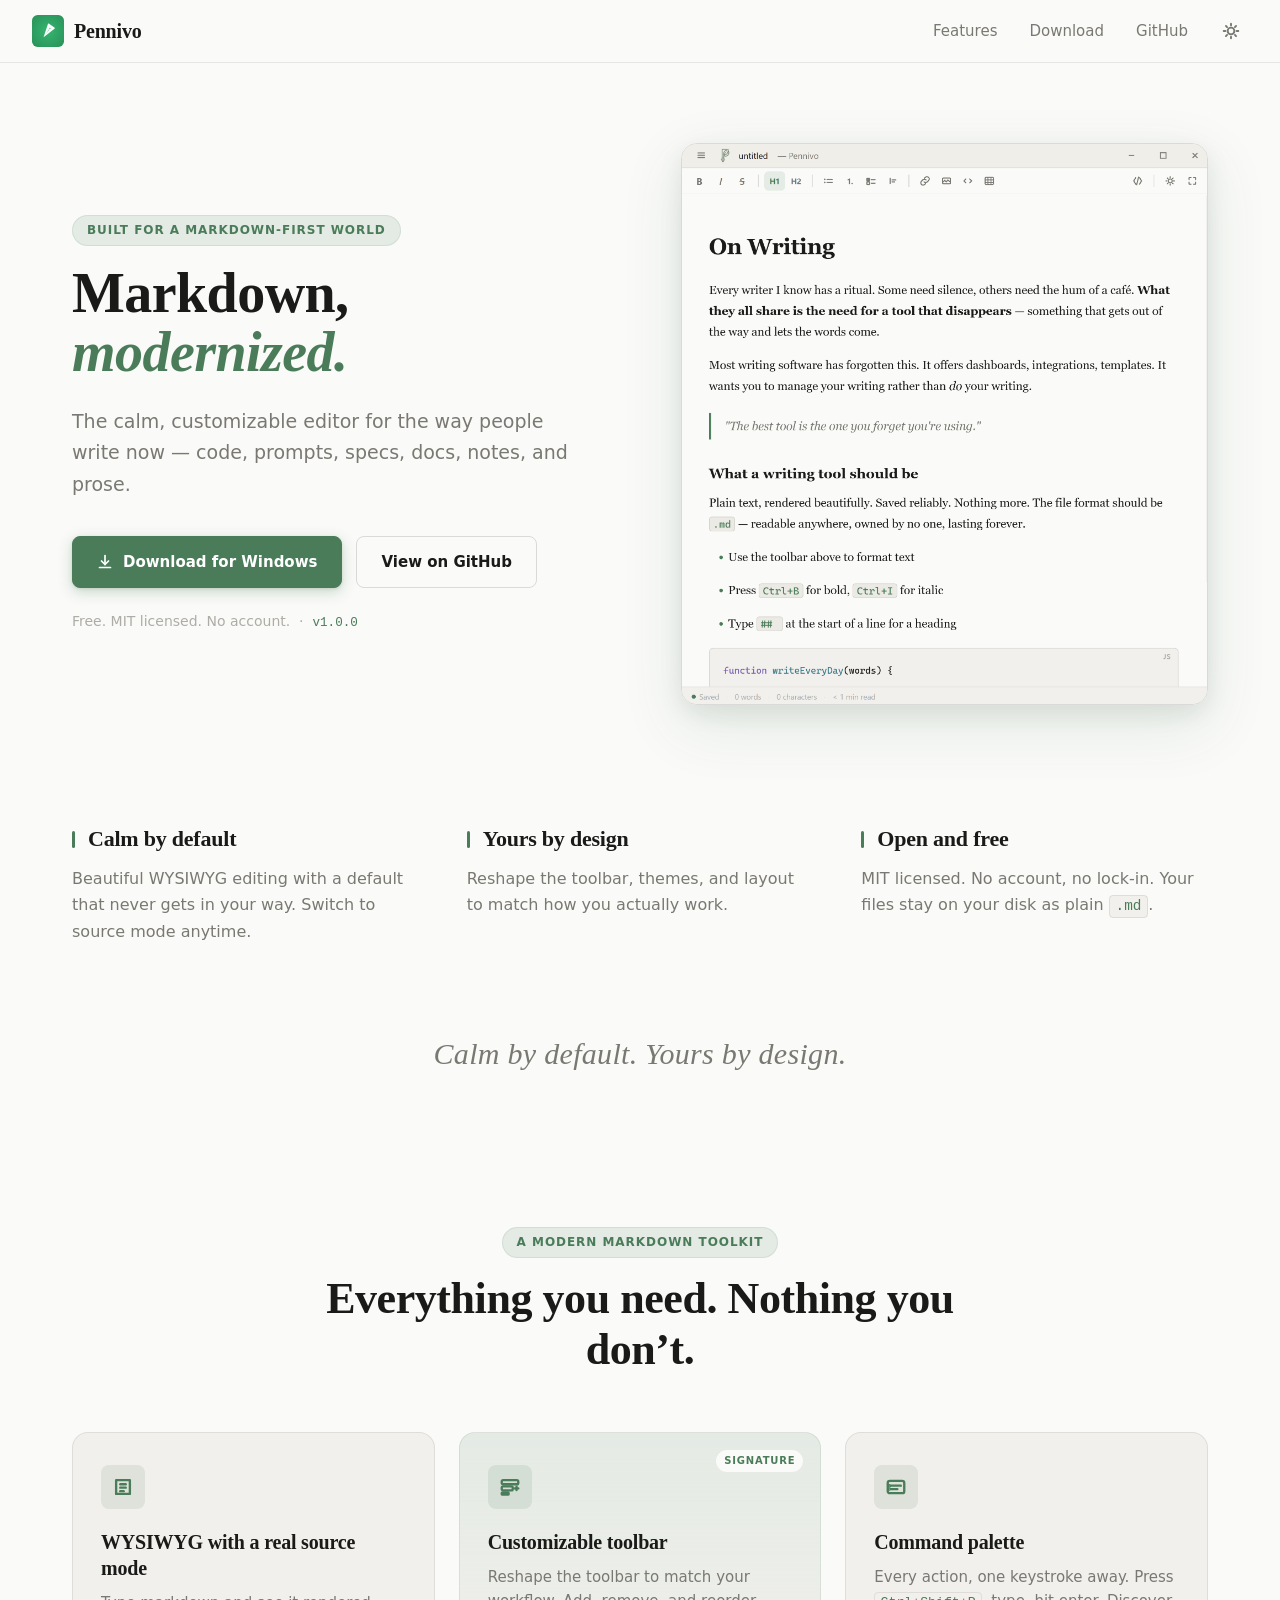
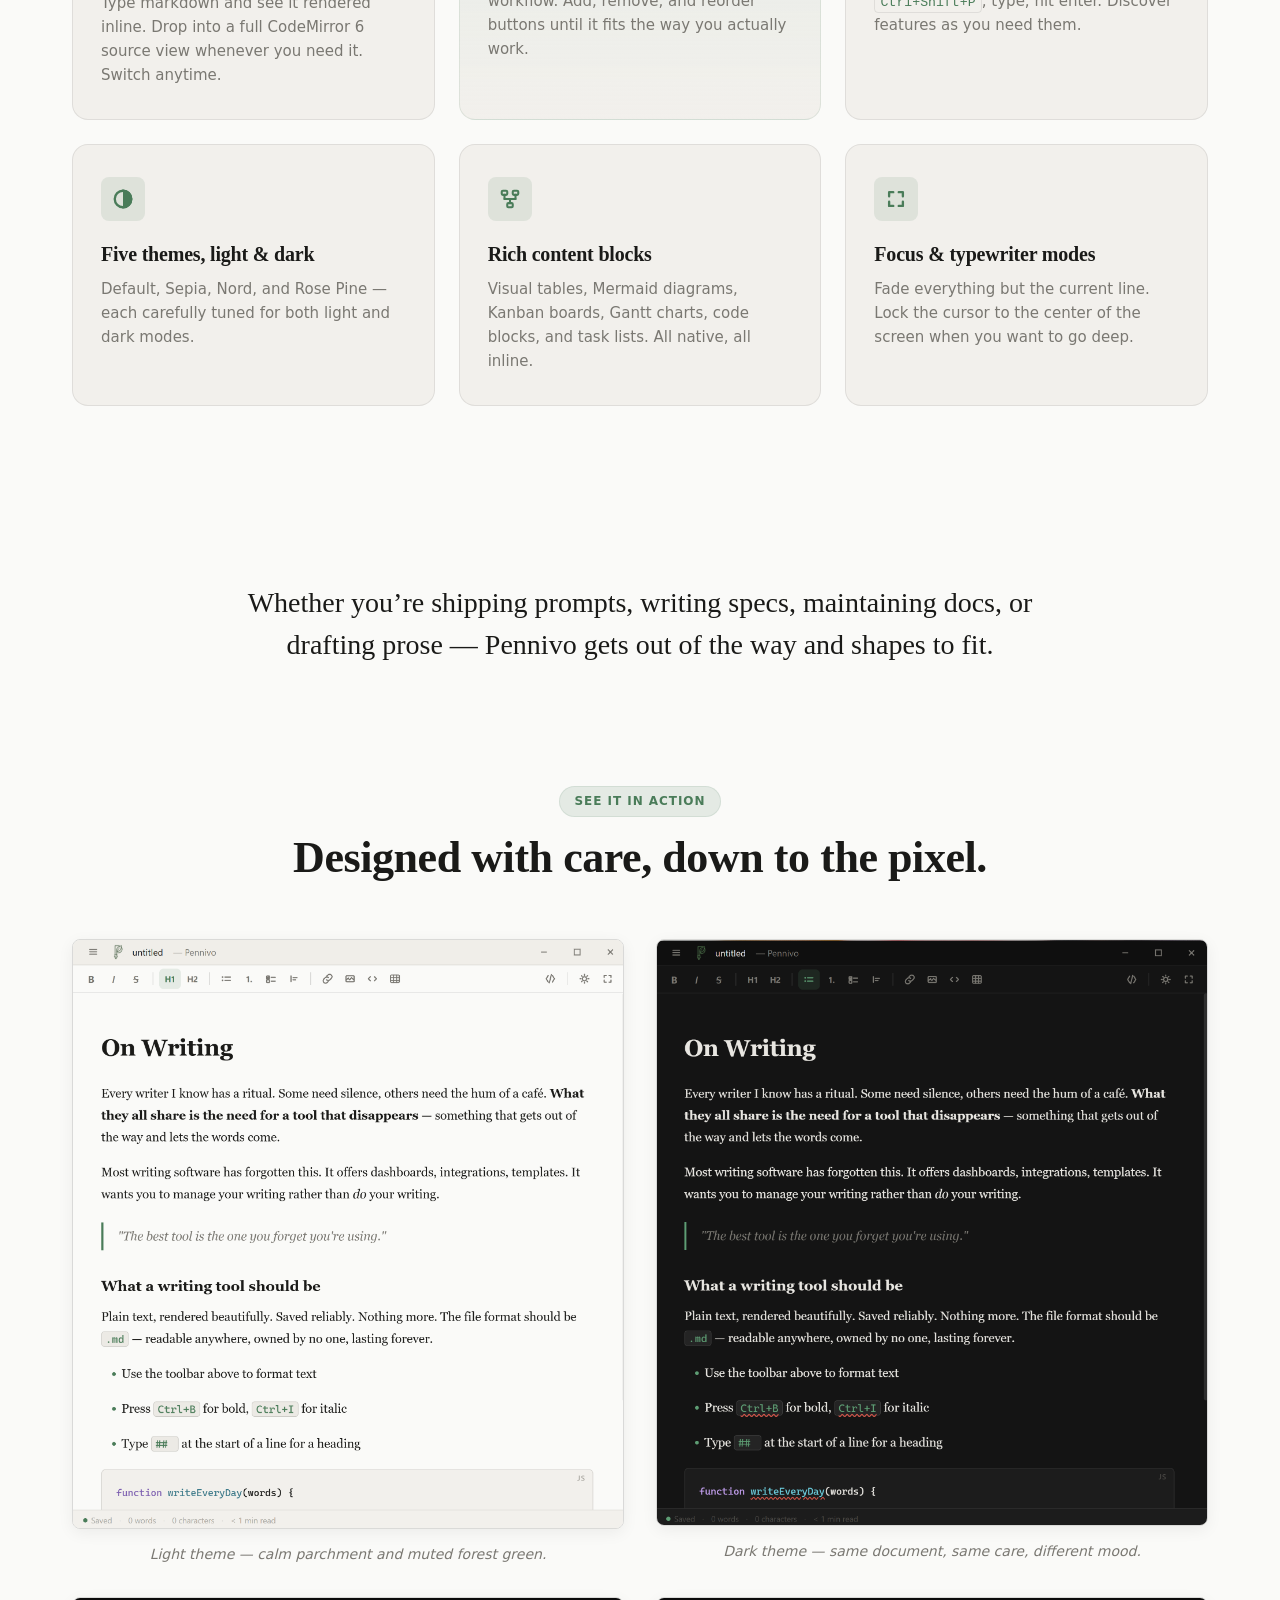
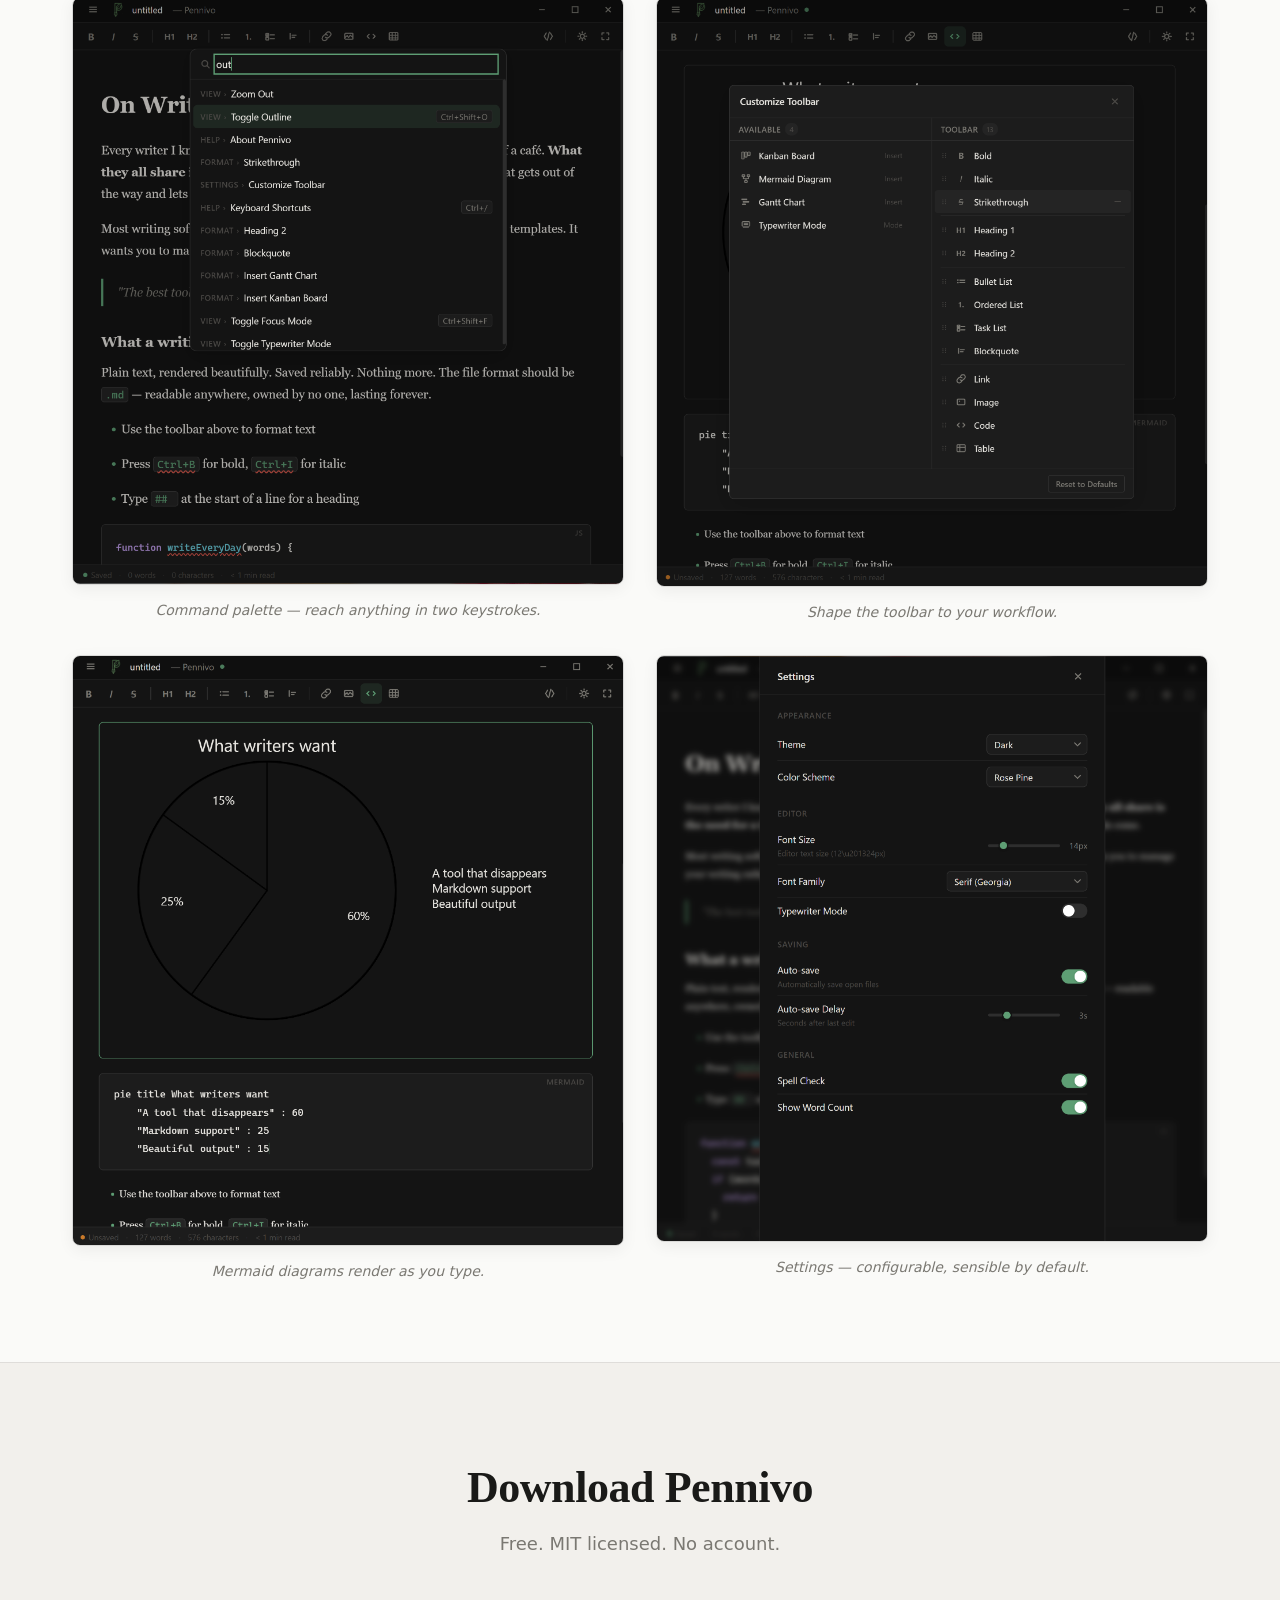
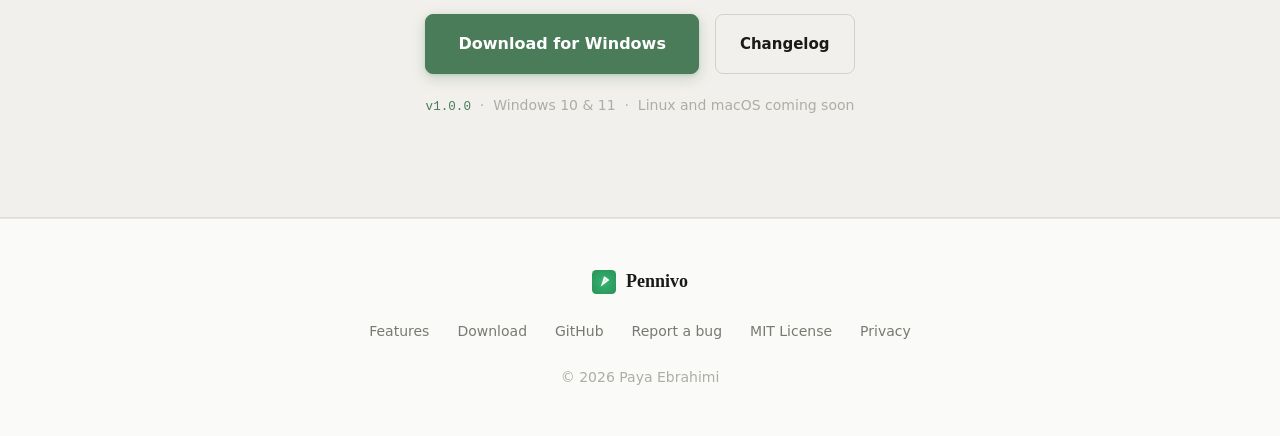
<file: index.html>
<!doctype html>
<html lang="en">
  <head>
    <meta charset="utf-8" />
    <meta name="viewport" content="width=device-width, initial-scale=1, viewport-fit=cover" />
    <meta name="color-scheme" content="light dark" />
    <title>Pennivo — A modern markdown editor for the way people write now</title>
    <meta
      name="description"
      content="Free, open-source markdown editor with WYSIWYG, source mode, and a customizable workspace. MIT licensed, no account needed."
    />

    <!-- Open Graph -->
    <meta property="og:title" content="Pennivo — Markdown, modernized." />
    <meta
      property="og:description"
      content="The calm, customizable editor for the way people write now — code, prompts, specs, docs, notes, and prose."
    />
    <meta property="og:type" content="website" />
    <meta property="og:url" content="https://pennivo.app" />
    <meta property="og:image" content="https://pennivo.app/assets/screenshots/editor-light.png" />
    <meta name="twitter:card" content="summary_large_image" />

    <link rel="icon" type="image/svg+xml" href="/assets/favicon.svg" />
    <link rel="icon" type="image/x-icon" href="/assets/favicon.ico" />
    <link rel="icon" type="image/png" sizes="16x16" href="/assets/favicon-16.png" />
    <link rel="icon" type="image/png" sizes="32x32" href="/assets/favicon-32.png" />
    <link rel="icon" type="image/png" sizes="192x192" href="/assets/favicon-192.png" />
    <link rel="apple-touch-icon" sizes="180x180" href="/assets/apple-touch-icon.png" />

    <link rel="preconnect" href="https://api.github.com" />
    <link rel="stylesheet" href="/styles.css" />

    <!-- Structured data -->
    <script type="application/ld+json">
      {
        "@context": "https://schema.org",
        "@type": "SoftwareApplication",
        "name": "Pennivo",
        "description": "A free, open-source markdown editor with WYSIWYG editing, a real source mode, and a customizable workspace.",
        "applicationCategory": "Productivity",
        "operatingSystem": "Windows",
        "offers": {
          "@type": "Offer",
          "price": "0",
          "priceCurrency": "USD"
        },
        "author": {
          "@type": "Person",
          "name": "Paya Ebrahimi"
        },
        "url": "https://pennivo.app",
        "sameAs": [
          "https://github.com/Payaeb/pennivo"
        ]
      }
    </script>

    <!-- Apply saved theme before paint to avoid flash -->
    <script>
      (function () {
        try {
          var saved = localStorage.getItem('pennivo-theme');
          if (saved === 'dark') {
            document.documentElement.setAttribute('data-theme', 'dark');
          }
        } catch (e) {}
      })();
    </script>
  </head>
  <body>
    <a class="sr-only" href="#main">Skip to content</a>

    <header class="site-header">
      <a class="brand" href="/" aria-label="Pennivo home">
        <img src="/assets/logo.svg" alt="" width="32" height="32" class="brand-logo" />
        <span class="brand-name">Pennivo</span>
      </a>

      <nav class="site-nav" aria-label="Primary">
        <a href="#features">Features</a>
        <a href="#download">Download</a>
        <a
          href="https://github.com/Payaeb/pennivo"
          target="_blank"
          rel="noopener noreferrer"
          >GitHub</a
        >
      </nav>

      <button
        id="theme-toggle"
        class="theme-toggle"
        type="button"
        aria-label="Toggle theme"
        title="Toggle theme"
      >
        <svg
          viewBox="0 0 16 16"
          fill="none"
          stroke="currentColor"
          stroke-width="1.7"
          stroke-linecap="round"
          stroke-linejoin="round"
          aria-hidden="true"
        >
          <circle cx="8" cy="8" r="3" />
          <line x1="8" y1="1.5" x2="8" y2="3" />
          <line x1="8" y1="13" x2="8" y2="14.5" />
          <line x1="1.5" y1="8" x2="3" y2="8" />
          <line x1="13" y1="8" x2="14.5" y2="8" />
          <line x1="3.5" y1="3.5" x2="4.5" y2="4.5" />
          <line x1="11.5" y1="11.5" x2="12.5" y2="12.5" />
          <line x1="12.5" y1="3.5" x2="11.5" y2="4.5" />
          <line x1="4.5" y1="11.5" x2="3.5" y2="12.5" />
        </svg>
      </button>
    </header>

    <main id="main">
      <!-- ── HERO ─────────────────────────────────── -->
      <section class="hero">
        <div class="hero-text">
          <p class="eyebrow">Built for a markdown-first world</p>
          <h1 class="hero-title">
            Markdown, <span class="hero-title-accent">modernized.</span>
          </h1>
          <p class="hero-lead">
            The calm, customizable editor for the way people write now &mdash;
            code, prompts, specs, docs, notes, and prose.
          </p>
          <div class="hero-ctas">
            <a
              id="download-primary"
              class="btn btn-primary"
              href="https://github.com/Payaeb/pennivo/releases/latest"
              target="_blank"
              rel="noopener noreferrer"
            >
              <svg
                viewBox="0 0 16 16"
                fill="none"
                stroke="currentColor"
                stroke-width="1.7"
                stroke-linecap="round"
                stroke-linejoin="round"
                aria-hidden="true"
              >
                <path d="M8 1.5v9" />
                <path d="M4.5 7l3.5 3.5L11.5 7" />
                <path d="M2.5 13.5h11" />
              </svg>
              <span id="download-label">Download for Windows</span>
            </a>
            <a
              class="btn btn-ghost"
              href="https://github.com/Payaeb/pennivo"
              target="_blank"
              rel="noopener noreferrer"
            >
              View on GitHub
            </a>
          </div>
          <p class="hero-meta">
            Free. MIT licensed. No account. &nbsp;·&nbsp;
            <span id="version-badge">v1.0.0</span>
          </p>
        </div>

        <div class="hero-visual" aria-hidden="true">
          <img
            id="hero-screenshot"
            src="/assets/screenshots/editor-light.png"
            alt="The Pennivo editor showing a beautifully typeset document"
            width="1120"
            height="1200"
          />
        </div>
      </section>

      <!-- ── THREE-COLUMN PILLARS ─────────────────── -->
      <section class="pillars" aria-label="What Pennivo stands for">
        <div class="pillar">
          <h3 class="pillar-title">Calm by default</h3>
          <p>
            Beautiful WYSIWYG editing with a default that never gets in your
            way. Switch to source mode anytime.
          </p>
        </div>
        <div class="pillar">
          <h3 class="pillar-title">Yours by design</h3>
          <p>
            Reshape the toolbar, themes, and layout to match how you actually
            work.
          </p>
        </div>
        <div class="pillar">
          <h3 class="pillar-title">Open and free</h3>
          <p>
            MIT licensed. No account, no lock-in. Your files stay on your
            disk as plain <code>.md</code>.
          </p>
        </div>
      </section>

      <!-- ── PHILOSOPHY LINE ─────────────────────── -->
      <section class="philosophy-line">
        <p>Calm by default. Yours by design.</p>
      </section>

      <!-- ── FEATURES ────────────────────────────── -->
      <section id="features" class="features">
        <header class="section-head">
          <p class="eyebrow">A modern markdown toolkit</p>
          <h2>Everything you need. Nothing you don&rsquo;t.</h2>
        </header>

        <div class="feature-grid">
          <article class="feature-card">
            <div class="feature-icon" aria-hidden="true">
              <svg viewBox="0 0 16 16" fill="none" stroke="currentColor" stroke-width="1.7" stroke-linecap="round" stroke-linejoin="round">
                <path d="M3 3h10v10H3z" />
                <path d="M6 6h4" />
                <path d="M6 8.5h4" />
                <path d="M6 11h2.5" />
              </svg>
            </div>
            <h3>WYSIWYG with a real source mode</h3>
            <p>
              Type markdown and see it rendered inline. Drop into a full
              CodeMirror 6 source view whenever you need it. Switch anytime.
            </p>
          </article>

          <article class="feature-card feature-card-signature">
            <div class="feature-icon" aria-hidden="true">
              <svg viewBox="0 0 16 16" fill="none" stroke="currentColor" stroke-width="1.7" stroke-linecap="round" stroke-linejoin="round">
                <rect x="2" y="3" width="12" height="3" rx="1" />
                <rect x="2" y="7.5" width="8" height="3" rx="1" />
                <line x1="11.5" y1="9" x2="14" y2="9" />
                <line x1="12.75" y1="7.75" x2="12.75" y2="10.25" />
                <rect x="2" y="12" width="5" height="1.5" rx="0.5" />
              </svg>
            </div>
            <h3>Customizable toolbar</h3>
            <p>
              Reshape the toolbar to match your workflow. Add, remove, and
              reorder buttons until it fits the way you actually work.
            </p>
          </article>

          <article class="feature-card">
            <div class="feature-icon" aria-hidden="true">
              <svg viewBox="0 0 16 16" fill="none" stroke="currentColor" stroke-width="1.7" stroke-linecap="round" stroke-linejoin="round">
                <rect x="2" y="3.5" width="12" height="9" rx="1.5" />
                <line x1="4.5" y1="7" x2="11.5" y2="7" />
                <line x1="4.5" y1="9.5" x2="9" y2="9.5" />
                <circle cx="3.25" cy="7" r="0.4" fill="currentColor" />
                <circle cx="3.25" cy="9.5" r="0.4" fill="currentColor" />
              </svg>
            </div>
            <h3>Command palette</h3>
            <p>
              Every action, one keystroke away. Press <code>Ctrl+Shift+P</code>,
              type, hit enter. Discover features as you need them.
            </p>
          </article>

          <article class="feature-card">
            <div class="feature-icon" aria-hidden="true">
              <svg viewBox="0 0 16 16" fill="none" stroke="currentColor" stroke-width="1.7" stroke-linecap="round" stroke-linejoin="round">
                <circle cx="8" cy="8" r="6" />
                <path d="M8 2a6 6 0 0 1 0 12" fill="currentColor" />
              </svg>
            </div>
            <h3>Five themes, light &amp; dark</h3>
            <p>
              Default, Sepia, Nord, and Rose Pine &mdash; each carefully tuned
              for both light and dark modes.
            </p>
          </article>

          <article class="feature-card">
            <div class="feature-icon" aria-hidden="true">
              <svg viewBox="0 0 16 16" fill="none" stroke="currentColor" stroke-width="1.5" stroke-linecap="round" stroke-linejoin="round">
                <rect x="2" y="2" width="4" height="3" rx="0.8" />
                <rect x="10" y="2" width="4" height="3" rx="0.8" />
                <rect x="6" y="11" width="4" height="3" rx="0.8" />
                <line x1="4" y1="5" x2="4" y2="8" />
                <line x1="12" y1="5" x2="12" y2="8" />
                <line x1="4" y1="8" x2="12" y2="8" />
                <line x1="8" y1="8" x2="8" y2="11" />
              </svg>
            </div>
            <h3>Rich content blocks</h3>
            <p>
              Visual tables, Mermaid diagrams, Kanban boards, Gantt charts,
              code blocks, and task lists. All native, all inline.
            </p>
          </article>

          <article class="feature-card">
            <div class="feature-icon" aria-hidden="true">
              <svg viewBox="0 0 16 16" fill="none" stroke="currentColor" stroke-width="1.7" stroke-linecap="round" stroke-linejoin="round">
                <polyline points="3,6 3,3 6,3" />
                <polyline points="10,3 13,3 13,6" />
                <polyline points="13,10 13,13 10,13" />
                <polyline points="6,13 3,13 3,10" />
              </svg>
            </div>
            <h3>Focus &amp; typewriter modes</h3>
            <p>
              Fade everything but the current line. Lock the cursor to the
              center of the screen when you want to go deep.
            </p>
          </article>
        </div>
      </section>

      <!-- ── WHO IT'S FOR ────────────────────────── -->
      <section class="audience-band" aria-label="Who Pennivo is for">
        <p>
          Whether you&rsquo;re shipping prompts, writing specs, maintaining
          docs, or drafting prose &mdash; Pennivo gets out of the way and
          shapes to fit.
        </p>
      </section>

      <!-- ── SHOWCASE GALLERY ───────────────────── -->
      <section class="showcase" aria-label="Feature screenshots">
        <header class="section-head">
          <p class="eyebrow">See it in action</p>
          <h2>Designed with care, down to the pixel.</h2>
        </header>

        <div class="showcase-grid">
          <figure class="showcase-item">
            <img
              src="/assets/screenshots/editor-light.png"
              alt="The Pennivo editor in the default light theme"
              loading="lazy"
            />
            <figcaption>Light theme — calm parchment and muted forest green.</figcaption>
          </figure>
          <figure class="showcase-item">
            <img
              src="/assets/screenshots/editor-dark.png"
              alt="The Pennivo editor in dark theme"
              loading="lazy"
            />
            <figcaption>Dark theme — same document, same care, different mood.</figcaption>
          </figure>
          <figure class="showcase-item">
            <img
              src="/assets/screenshots/command-palette.png"
              alt="Command palette showing quick access to all actions"
              loading="lazy"
            />
            <figcaption>Command palette — reach anything in two keystrokes.</figcaption>
          </figure>
          <figure class="showcase-item">
            <img
              src="/assets/screenshots/toolbar-customizer.png"
              alt="Toolbar customization panel"
              loading="lazy"
            />
            <figcaption>Shape the toolbar to your workflow.</figcaption>
          </figure>
          <figure class="showcase-item">
            <img
              src="/assets/screenshots/mermaid.png"
              alt="A Mermaid pie chart rendered inside the editor"
              loading="lazy"
            />
            <figcaption>Mermaid diagrams render as you type.</figcaption>
          </figure>
          <figure class="showcase-item">
            <img
              src="/assets/screenshots/settings.png"
              alt="Settings panel with theme, font, and behavior options"
              loading="lazy"
            />
            <figcaption>Settings — configurable, sensible by default.</figcaption>
          </figure>
        </div>
      </section>

      <!-- ── DOWNLOAD ────────────────────────────── -->
      <section id="download" class="download">
        <div class="download-inner">
          <header class="section-head">
            <h2>Download Pennivo</h2>
            <p class="section-lead">
              Free. MIT licensed. No account.
            </p>
          </header>
          <div class="download-ctas">
            <a
              id="download-secondary"
              class="btn btn-primary btn-lg"
              href="https://github.com/Payaeb/pennivo/releases/latest"
              target="_blank"
              rel="noopener noreferrer"
            >
              Download for Windows
            </a>
            <a
              class="btn btn-ghost"
              href="https://github.com/Payaeb/pennivo/releases"
              target="_blank"
              rel="noopener noreferrer"
            >
              Changelog
            </a>
          </div>
          <p class="download-meta">
            <span id="version-badge-2">v1.0.0</span> &nbsp;·&nbsp; Windows 10 &amp;
            11 &nbsp;·&nbsp; Linux and macOS coming soon
          </p>
        </div>
      </section>
    </main>

    <footer class="site-footer">
      <div class="footer-inner">
        <div class="footer-brand">
          <img src="/assets/logo.svg" alt="" width="24" height="24" />
          <span>Pennivo</span>
        </div>
        <nav class="footer-links" aria-label="Footer">
          <a href="#features">Features</a>
          <a href="#download">Download</a>
          <a
            href="https://github.com/Payaeb/pennivo"
            target="_blank"
            rel="noopener noreferrer"
            >GitHub</a
          >
          <a
            href="https://github.com/Payaeb/pennivo/issues"
            target="_blank"
            rel="noopener noreferrer"
            >Report a bug</a
          >
          <a
            href="https://github.com/Payaeb/pennivo/blob/main/LICENSE"
            target="_blank"
            rel="noopener noreferrer"
            >MIT License</a
          >
          <a href="/privacy">Privacy</a>
        </nav>
        <p class="footer-copy">&copy; 2026 Paya Ebrahimi</p>
      </div>
    </footer>

    <script src="/script.js" defer></script>

    <!-- Cloudflare Web Analytics -->
    <script defer src='https://static.cloudflareinsights.com/beacon.min.js' data-cf-beacon='{"token": "16e47751100d4564b3f9450b5c92f750"}'></script>
    <!-- End Cloudflare Web Analytics -->
  </body>
</html>
</file>
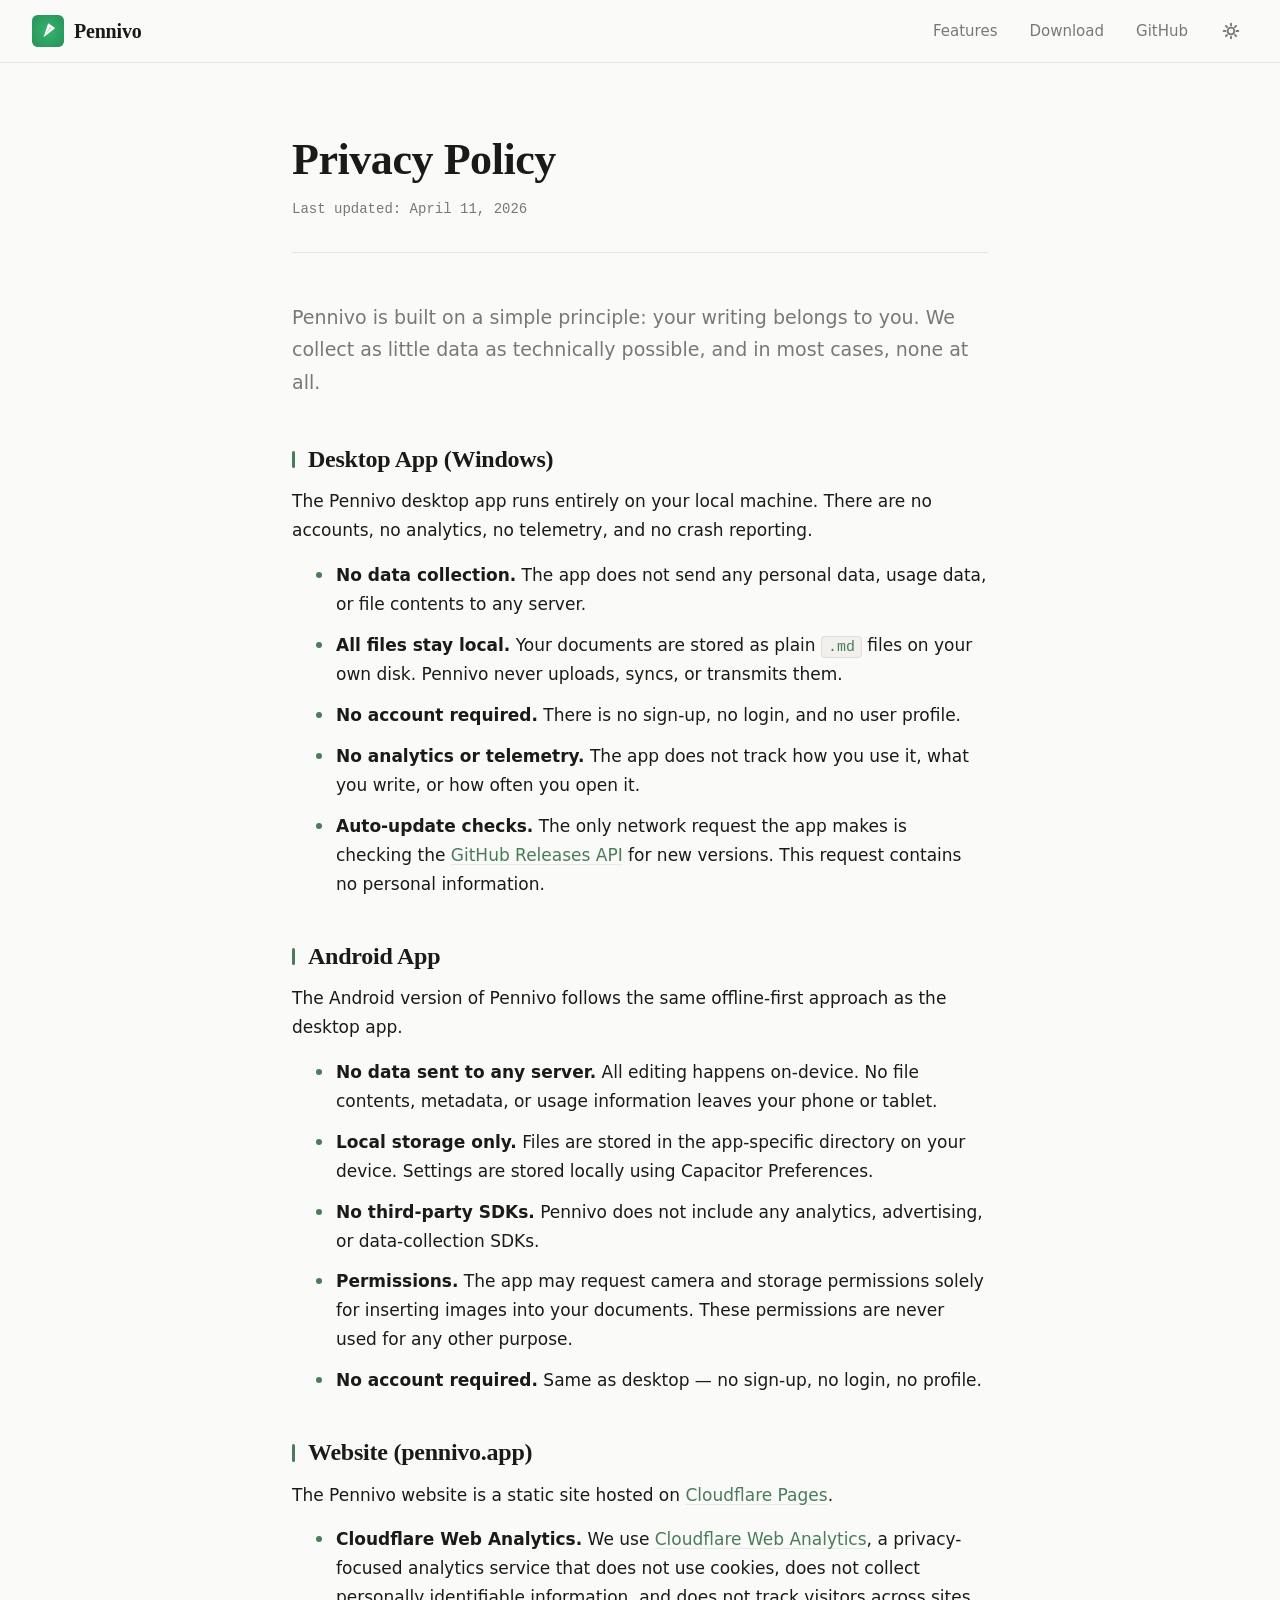
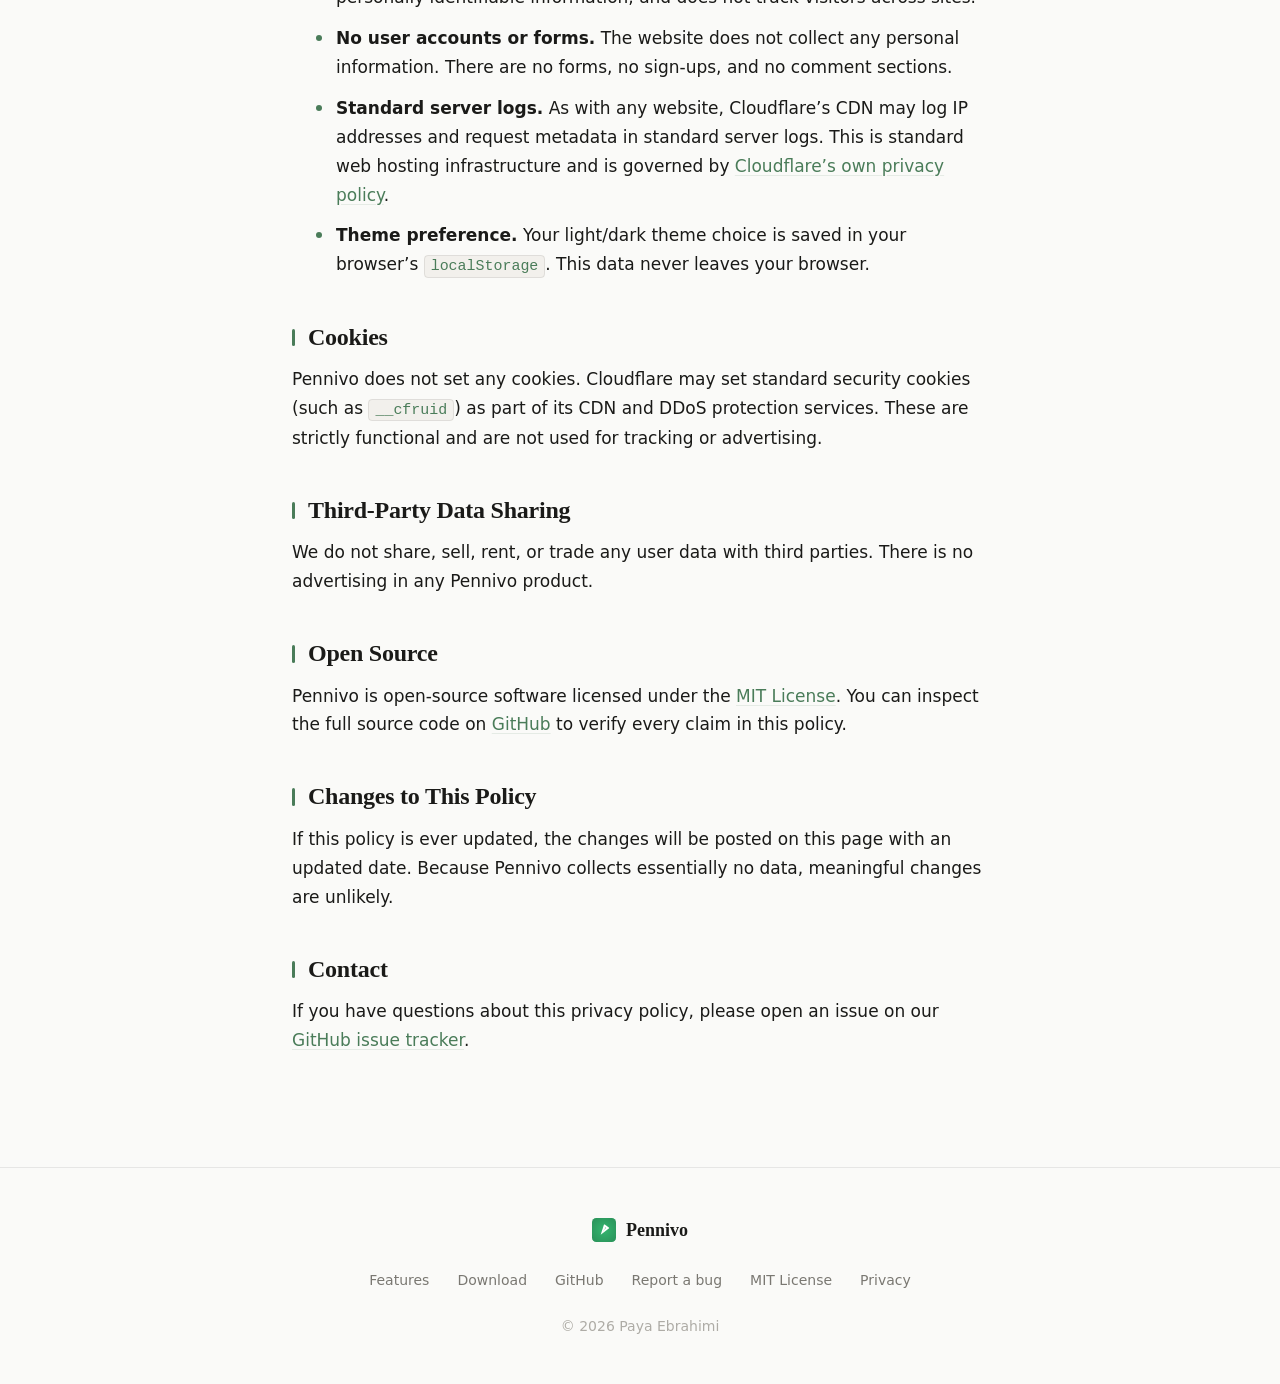
<file: privacy.html>
<!doctype html>
<html lang="en">
  <head>
    <meta charset="utf-8" />
    <meta name="viewport" content="width=device-width, initial-scale=1, viewport-fit=cover" />
    <meta name="color-scheme" content="light dark" />
    <title>Privacy Policy — Pennivo</title>
    <meta
      name="description"
      content="Pennivo privacy policy. No data collection, no tracking, no accounts. Your files stay on your device."
    />

    <link rel="icon" type="image/svg+xml" href="/assets/favicon.svg" />
    <link rel="icon" type="image/x-icon" href="/assets/favicon.ico" />
    <link rel="icon" type="image/png" sizes="16x16" href="/assets/favicon-16.png" />
    <link rel="icon" type="image/png" sizes="32x32" href="/assets/favicon-32.png" />
    <link rel="icon" type="image/png" sizes="192x192" href="/assets/favicon-192.png" />
    <link rel="apple-touch-icon" sizes="180x180" href="/assets/apple-touch-icon.png" />

    <link rel="stylesheet" href="/styles.css" />

    <!-- Apply saved theme before paint to avoid flash -->
    <script>
      (function () {
        try {
          var saved = localStorage.getItem('pennivo-theme');
          if (saved === 'dark') {
            document.documentElement.setAttribute('data-theme', 'dark');
          }
        } catch (e) {}
      })();
    </script>
  </head>
  <body>
    <a class="sr-only" href="#main">Skip to content</a>

    <header class="site-header">
      <a class="brand" href="/" aria-label="Pennivo home">
        <img src="/assets/logo.svg" alt="" width="32" height="32" class="brand-logo" />
        <span class="brand-name">Pennivo</span>
      </a>

      <nav class="site-nav" aria-label="Primary">
        <a href="/#features">Features</a>
        <a href="/#download">Download</a>
        <a
          href="https://github.com/Payaeb/pennivo"
          target="_blank"
          rel="noopener noreferrer"
          >GitHub</a
        >
      </nav>

      <button
        id="theme-toggle"
        class="theme-toggle"
        type="button"
        aria-label="Toggle theme"
        title="Toggle theme"
      >
        <svg
          viewBox="0 0 16 16"
          fill="none"
          stroke="currentColor"
          stroke-width="1.7"
          stroke-linecap="round"
          stroke-linejoin="round"
          aria-hidden="true"
        >
          <circle cx="8" cy="8" r="3" />
          <line x1="8" y1="1.5" x2="8" y2="3" />
          <line x1="8" y1="13" x2="8" y2="14.5" />
          <line x1="1.5" y1="8" x2="3" y2="8" />
          <line x1="13" y1="8" x2="14.5" y2="8" />
          <line x1="3.5" y1="3.5" x2="4.5" y2="4.5" />
          <line x1="11.5" y1="11.5" x2="12.5" y2="12.5" />
          <line x1="12.5" y1="3.5" x2="11.5" y2="4.5" />
          <line x1="4.5" y1="11.5" x2="3.5" y2="12.5" />
        </svg>
      </button>
    </header>

    <main id="main">
      <article class="legal-page">
        <header class="legal-header">
          <h1>Privacy Policy</h1>
          <p class="legal-updated">Last updated: April 11, 2026</p>
        </header>

        <div class="legal-body">
          <p class="legal-intro">
            Pennivo is built on a simple principle: your writing belongs to you.
            We collect as little data as technically possible, and in most cases,
            none at all.
          </p>

          <!-- Desktop App -->
          <section class="legal-section">
            <h2>Desktop App (Windows)</h2>
            <p>
              The Pennivo desktop app runs entirely on your local machine.
              There are no accounts, no analytics, no telemetry, and no crash
              reporting.
            </p>
            <ul>
              <li><strong>No data collection.</strong> The app does not send any personal data, usage data, or file contents to any server.</li>
              <li><strong>All files stay local.</strong> Your documents are stored as plain <code>.md</code> files on your own disk. Pennivo never uploads, syncs, or transmits them.</li>
              <li><strong>No account required.</strong> There is no sign-up, no login, and no user profile.</li>
              <li><strong>No analytics or telemetry.</strong> The app does not track how you use it, what you write, or how often you open it.</li>
              <li><strong>Auto-update checks.</strong> The only network request the app makes is checking the <a href="https://docs.github.com/en/rest/releases" target="_blank" rel="noopener noreferrer">GitHub Releases API</a> for new versions. This request contains no personal information.</li>
            </ul>
          </section>

          <!-- Android App -->
          <section class="legal-section">
            <h2>Android App</h2>
            <p>
              The Android version of Pennivo follows the same offline-first
              approach as the desktop app.
            </p>
            <ul>
              <li><strong>No data sent to any server.</strong> All editing happens on-device. No file contents, metadata, or usage information leaves your phone or tablet.</li>
              <li><strong>Local storage only.</strong> Files are stored in the app-specific directory on your device. Settings are stored locally using Capacitor Preferences.</li>
              <li><strong>No third-party SDKs.</strong> Pennivo does not include any analytics, advertising, or data-collection SDKs.</li>
              <li><strong>Permissions.</strong> The app may request camera and storage permissions solely for inserting images into your documents. These permissions are never used for any other purpose.</li>
              <li><strong>No account required.</strong> Same as desktop &mdash; no sign-up, no login, no profile.</li>
            </ul>
          </section>

          <!-- Website -->
          <section class="legal-section">
            <h2>Website (pennivo.app)</h2>
            <p>
              The Pennivo website is a static site hosted on
              <a href="https://www.cloudflare.com/" target="_blank" rel="noopener noreferrer">Cloudflare Pages</a>.
            </p>
            <ul>
              <li><strong>Cloudflare Web Analytics.</strong> We use <a href="https://www.cloudflare.com/web-analytics/" target="_blank" rel="noopener noreferrer">Cloudflare Web Analytics</a>, a privacy-focused analytics service that does not use cookies, does not collect personally identifiable information, and does not track visitors across sites.</li>
              <li><strong>No user accounts or forms.</strong> The website does not collect any personal information. There are no forms, no sign-ups, and no comment sections.</li>
              <li><strong>Standard server logs.</strong> As with any website, Cloudflare&rsquo;s CDN may log IP addresses and request metadata in standard server logs. This is standard web hosting infrastructure and is governed by <a href="https://www.cloudflare.com/privacypolicy/" target="_blank" rel="noopener noreferrer">Cloudflare&rsquo;s own privacy policy</a>.</li>
              <li><strong>Theme preference.</strong> Your light/dark theme choice is saved in your browser&rsquo;s <code>localStorage</code>. This data never leaves your browser.</li>
            </ul>
          </section>

          <!-- Cookies -->
          <section class="legal-section">
            <h2>Cookies</h2>
            <p>
              Pennivo does not set any cookies. Cloudflare may set standard
              security cookies (such as <code>__cfruid</code>) as part of its
              CDN and DDoS protection services. These are strictly functional
              and are not used for tracking or advertising.
            </p>
          </section>

          <!-- Third Parties -->
          <section class="legal-section">
            <h2>Third-Party Data Sharing</h2>
            <p>
              We do not share, sell, rent, or trade any user data with third
              parties. There is no advertising in any Pennivo product.
            </p>
          </section>

          <!-- Open Source -->
          <section class="legal-section">
            <h2>Open Source</h2>
            <p>
              Pennivo is open-source software licensed under the
              <a href="https://github.com/Payaeb/pennivo/blob/main/LICENSE" target="_blank" rel="noopener noreferrer">MIT License</a>.
              You can inspect the full source code on
              <a href="https://github.com/Payaeb/pennivo" target="_blank" rel="noopener noreferrer">GitHub</a>
              to verify every claim in this policy.
            </p>
          </section>

          <!-- Changes -->
          <section class="legal-section">
            <h2>Changes to This Policy</h2>
            <p>
              If this policy is ever updated, the changes will be posted on
              this page with an updated date. Because Pennivo collects
              essentially no data, meaningful changes are unlikely.
            </p>
          </section>

          <!-- Contact -->
          <section class="legal-section">
            <h2>Contact</h2>
            <p>
              If you have questions about this privacy policy, please open an
              issue on our
              <a href="https://github.com/Payaeb/pennivo/issues" target="_blank" rel="noopener noreferrer">GitHub issue tracker</a>.
            </p>
          </section>
        </div>
      </article>
    </main>

    <footer class="site-footer">
      <div class="footer-inner">
        <div class="footer-brand">
          <img src="/assets/logo.svg" alt="" width="24" height="24" />
          <span>Pennivo</span>
        </div>
        <nav class="footer-links" aria-label="Footer">
          <a href="/#features">Features</a>
          <a href="/#download">Download</a>
          <a
            href="https://github.com/Payaeb/pennivo"
            target="_blank"
            rel="noopener noreferrer"
            >GitHub</a
          >
          <a
            href="https://github.com/Payaeb/pennivo/issues"
            target="_blank"
            rel="noopener noreferrer"
            >Report a bug</a
          >
          <a
            href="https://github.com/Payaeb/pennivo/blob/main/LICENSE"
            target="_blank"
            rel="noopener noreferrer"
            >MIT License</a
          >
          <a href="/privacy">Privacy</a>
        </nav>
        <p class="footer-copy">&copy; 2026 Paya Ebrahimi</p>
      </div>
    </footer>

    <script src="/script.js" defer></script>

    <!-- Cloudflare Web Analytics -->
    <script defer src='https://static.cloudflareinsights.com/beacon.min.js' data-cf-beacon='{"token": "16e47751100d4564b3f9450b5c92f750"}'></script>
    <!-- End Cloudflare Web Analytics -->
  </body>
</html>
</file>
<file: styles.css>
/* ════════════════════════════════════════════════════
   Pennivo — Landing page
   Tokens mirror packages/ui/src/styles/tokens.css
   ════════════════════════════════════════════════════ */

:root {
  /* Fonts */
  --font-ui: "Segoe UI", system-ui, -apple-system, sans-serif;
  --font-editor: "Georgia", "Times New Roman", serif;
  --font-mono: "Cascadia Code", "Fira Code", "Consolas", monospace;

  /* Font sizes */
  --text-xs: 12px;
  --text-sm: 14px;
  --text-base: 17px;
  --text-lg: 20px;
  --text-xl: 28px;
  --text-2xl: 40px;
  --text-3xl: 56px;

  /* Layout */
  --max-w: 1200px;
  --gutter: 32px;
  --radius-sm: 4px;
  --radius-md: 8px;
  --radius-lg: 16px;

  /* Transitions */
  --transition-fast: 0.1s ease;
  --transition-base: 0.2s ease;
  --transition-slow: 0.4s ease;

  /* ── Light theme (default) ── */
  --bg: #fafaf8;
  --bg-surface: #f2f0ec;
  --bg-overlay: #eceae5;
  --text-primary: #1a1a18;
  --text-muted: #7a7872;
  --text-faint: #aeaca6;
  --accent: #4a7c59;
  --accent-hover-solid: #3e6a4b;
  --accent-soft: rgba(74, 124, 89, 0.12);
  --accent-hover: rgba(74, 124, 89, 0.18);
  --border: rgba(0, 0, 0, 0.08);
  --border-mid: rgba(0, 0, 0, 0.13);
  --titlebar-bg: #f0eee9;
  --shadow-sm: 0 1px 2px rgba(0, 0, 0, 0.04);
  --shadow-md: 0 4px 16px rgba(0, 0, 0, 0.06);
  --shadow-lg: 0 16px 48px rgba(0, 0, 0, 0.1);
  --shadow-hero: 0 20px 60px rgba(74, 124, 89, 0.14),
    0 8px 24px rgba(0, 0, 0, 0.08);
}

[data-theme="dark"] {
  --bg: #141414;
  --bg-surface: #1c1c1c;
  --bg-overlay: #242424;
  --text-primary: #e8e6e1;
  --text-muted: #9a988f;
  --text-faint: #4a4845;
  --accent: #5e9e74;
  --accent-hover-solid: #6eae84;
  --accent-soft: rgba(94, 158, 116, 0.14);
  --accent-hover: rgba(94, 158, 116, 0.22);
  --border: rgba(255, 255, 255, 0.07);
  --border-mid: rgba(255, 255, 255, 0.11);
  --titlebar-bg: #0f0f0f;
  --shadow-sm: 0 1px 2px rgba(0, 0, 0, 0.3);
  --shadow-md: 0 4px 16px rgba(0, 0, 0, 0.4);
  --shadow-lg: 0 16px 48px rgba(0, 0, 0, 0.55);
  --shadow-hero: 0 20px 60px rgba(94, 158, 116, 0.18),
    0 8px 24px rgba(0, 0, 0, 0.5);
}

/* ── Reset ── */
*,
*::before,
*::after {
  box-sizing: border-box;
}

html {
  scroll-behavior: smooth;
  -webkit-text-size-adjust: 100%;
}

body {
  margin: 0;
  font-family: var(--font-ui);
  font-size: var(--text-base);
  line-height: 1.6;
  color: var(--text-primary);
  background: var(--bg);
  -webkit-font-smoothing: antialiased;
  -moz-osx-font-smoothing: grayscale;
  transition: background var(--transition-slow), color var(--transition-slow);
}

img,
svg {
  display: block;
  max-width: 100%;
}

a {
  color: inherit;
  text-decoration: none;
  transition: color var(--transition-base);
}

code {
  font-family: var(--font-mono);
  font-size: 0.88em;
  padding: 0.15em 0.4em;
  background: var(--bg-surface);
  border: 1px solid var(--border);
  border-radius: var(--radius-sm);
  color: var(--accent);
}

h1,
h2,
h3 {
  font-family: var(--font-editor);
  font-weight: 600;
  letter-spacing: -0.01em;
  line-height: 1.15;
  margin: 0;
  color: var(--text-primary);
}

/* ── Utility ── */
.sr-only {
  position: absolute;
  width: 1px;
  height: 1px;
  padding: 0;
  margin: -1px;
  overflow: hidden;
  clip: rect(0, 0, 0, 0);
  white-space: nowrap;
  border: 0;
}
.sr-only:focus {
  position: static;
  width: auto;
  height: auto;
  padding: 8px 16px;
  margin: 0;
  overflow: visible;
  clip: auto;
  background: var(--accent);
  color: #fff;
  border-radius: var(--radius-sm);
}

:focus-visible {
  outline: 2px solid var(--accent);
  outline-offset: 2px;
  border-radius: var(--radius-sm);
}

/* ══════════════════════════════════════════
   Header
   ══════════════════════════════════════════ */

.site-header {
  position: sticky;
  top: 0;
  z-index: 50;
  display: flex;
  align-items: center;
  gap: 24px;
  padding: 14px 32px;
  /* Solid (96%) background instead of backdrop-filter blur.
     backdrop-filter on a sticky header caused progressive GPU memory
     buildup in Chrome on long pages, eventually crashing the tab. */
  background: color-mix(in srgb, var(--bg) 96%, transparent);
  border-bottom: 1px solid var(--border);
  transition: background var(--transition-slow),
    border-color var(--transition-slow);
}

.brand {
  display: flex;
  align-items: center;
  gap: 10px;
  font-family: var(--font-editor);
  font-size: 20px;
  font-weight: 600;
  letter-spacing: -0.01em;
  color: var(--text-primary);
}

.brand-logo {
  width: 32px;
  height: 32px;
}

.brand-name {
  font-weight: 600;
}

.site-nav {
  display: flex;
  gap: 28px;
  margin-left: auto;
  font-size: 15px;
  color: var(--text-muted);
}

.site-nav a {
  position: relative;
  padding: 4px 2px;
  transition: color var(--transition-base);
}

.site-nav a:hover,
.site-nav a:focus-visible {
  color: var(--accent);
}

.theme-toggle {
  display: inline-flex;
  align-items: center;
  justify-content: center;
  width: 34px;
  height: 34px;
  padding: 0;
  background: transparent;
  border: 1px solid transparent;
  border-radius: 50%;
  color: var(--text-muted);
  cursor: pointer;
  transition: background var(--transition-base),
    color var(--transition-base), border-color var(--transition-base),
    transform var(--transition-base);
}

.theme-toggle svg {
  width: 18px;
  height: 18px;
  transition: transform var(--transition-slow);
}

.theme-toggle:hover {
  background: var(--accent-soft);
  color: var(--accent);
  border-color: var(--border);
}

.theme-toggle:hover svg {
  transform: rotate(30deg);
}

[data-theme="dark"] .theme-toggle svg {
  /* When dark, rotate the sun slightly — visual hint that it's "night" */
  transform: rotate(-45deg);
}

[data-theme="dark"] .theme-toggle:hover svg {
  transform: rotate(0deg);
}

/* ══════════════════════════════════════════
   Hero
   ══════════════════════════════════════════ */

.hero {
  display: grid;
  grid-template-columns: 1.05fr 1fr;
  gap: 56px;
  align-items: center;
  max-width: var(--max-w);
  margin: 0 auto;
  padding: 80px var(--gutter) 96px;
}

.eyebrow {
  display: inline-block;
  margin: 0 0 18px;
  padding: 5px 14px;
  font-family: var(--font-ui);
  font-size: var(--text-xs);
  font-weight: 600;
  letter-spacing: 0.08em;
  text-transform: uppercase;
  color: var(--accent);
  background: var(--accent-soft);
  border: 1px solid var(--accent-soft);
  border-radius: 999px;
}

.hero-title {
  font-size: clamp(44px, 6.5vw, var(--text-3xl));
  line-height: 1.05;
  margin: 0 0 24px;
}

.hero-title-accent {
  display: block;
  color: var(--accent);
  font-style: italic;
}

.hero-lead {
  max-width: 520px;
  margin: 0 0 36px;
  font-size: 19px;
  line-height: 1.65;
  color: var(--text-muted);
}

.hero-ctas {
  display: flex;
  flex-wrap: wrap;
  gap: 14px;
  margin-bottom: 22px;
}

.hero-meta {
  margin: 0;
  font-size: var(--text-sm);
  color: var(--text-faint);
}

#version-badge,
#version-badge-2 {
  font-family: var(--font-mono);
  font-size: 0.9em;
  color: var(--accent);
}

.hero-visual {
  position: relative;
}

.hero-visual img {
  width: 100%;
  height: auto;
  border-radius: var(--radius-lg);
  border: 1px solid var(--border-mid);
  box-shadow: var(--shadow-hero);
  transition: border-color var(--transition-slow),
    box-shadow var(--transition-slow);
}

/* Subtle floating glow behind the hero image.
   Uses only a radial-gradient — no filter: blur(), which was causing a
   large GPU compositor layer and tab crashes in Chrome. */
.hero-visual::before {
  content: "";
  position: absolute;
  inset: -10px;
  background: radial-gradient(
    ellipse at center,
    var(--accent-soft) 0%,
    transparent 65%
  );
  z-index: -1;
  pointer-events: none;
  transition: background var(--transition-slow);
}

/* ══════════════════════════════════════════
   Buttons
   ══════════════════════════════════════════ */

.btn {
  display: inline-flex;
  align-items: center;
  gap: 10px;
  padding: 13px 24px;
  font-family: var(--font-ui);
  font-size: 15px;
  font-weight: 600;
  border-radius: var(--radius-md);
  border: 1px solid transparent;
  cursor: pointer;
  transition: all var(--transition-base);
  white-space: nowrap;
}

.btn svg {
  width: 16px;
  height: 16px;
  flex-shrink: 0;
}

.btn-primary {
  background: var(--accent);
  color: #fff;
  border-color: var(--accent);
  box-shadow: 0 4px 14px rgba(74, 124, 89, 0.28),
    0 1px 3px rgba(74, 124, 89, 0.16);
}

[data-theme="dark"] .btn-primary {
  box-shadow: 0 4px 14px rgba(94, 158, 116, 0.22),
    0 1px 3px rgba(0, 0, 0, 0.3);
}

.btn-primary:hover {
  background: var(--accent-hover-solid);
  border-color: var(--accent-hover-solid);
  transform: translateY(-1px);
  box-shadow: 0 8px 22px rgba(74, 124, 89, 0.34),
    0 2px 6px rgba(74, 124, 89, 0.2);
}

.btn-ghost {
  background: transparent;
  color: var(--text-primary);
  border-color: var(--border-mid);
}

.btn-ghost:hover {
  background: var(--bg-surface);
  border-color: var(--accent);
  color: var(--accent);
}

.btn-lg {
  padding: 16px 32px;
  font-size: 16px;
}

/* ══════════════════════════════════════════
   Three-column pillars
   ══════════════════════════════════════════ */

.pillars {
  max-width: var(--max-w);
  margin: 0 auto;
  padding: 24px var(--gutter) 40px;
  display: grid;
  grid-template-columns: repeat(3, 1fr);
  gap: 48px;
}

.pillar {
  text-align: left;
}

.pillar-title {
  font-family: var(--font-editor);
  font-size: 22px;
  font-weight: 600;
  line-height: 1.3;
  margin: 0 0 12px;
  color: var(--text-primary);
  position: relative;
  padding-left: 16px;
}

.pillar-title::before {
  content: "";
  position: absolute;
  left: 0;
  top: 6px;
  bottom: 6px;
  width: 3px;
  border-radius: 2px;
  background: var(--accent);
}

.pillar p {
  margin: 0;
  font-size: 16px;
  line-height: 1.65;
  color: var(--text-muted);
}

.pillar p code {
  font-size: 0.9em;
}

/* ══════════════════════════════════════════
   Philosophy line (subtle band)
   ══════════════════════════════════════════ */

.philosophy-line {
  max-width: var(--max-w);
  margin: 0 auto;
  padding: 48px var(--gutter) 72px;
  text-align: center;
}

.philosophy-line p {
  font-family: var(--font-editor);
  font-size: clamp(22px, 3vw, 30px);
  font-style: italic;
  line-height: 1.4;
  color: var(--text-muted);
  margin: 0;
  letter-spacing: 0.01em;
}

/* ══════════════════════════════════════════
   Section heads
   ══════════════════════════════════════════ */

.section-head {
  text-align: center;
  max-width: 720px;
  margin: 0 auto 56px;
}

.section-head h2 {
  font-size: clamp(30px, 4vw, 44px);
  margin: 0 0 16px;
}

.section-head .eyebrow {
  margin-bottom: 16px;
}

.section-lead {
  font-size: 18px;
  color: var(--text-muted);
  margin: 16px 0 0;
  line-height: 1.6;
}

/* ══════════════════════════════════════════
   Features
   ══════════════════════════════════════════ */

.features {
  max-width: var(--max-w);
  margin: 0 auto;
  padding: 80px var(--gutter);
}

.feature-grid {
  display: grid;
  grid-template-columns: repeat(3, 1fr);
  gap: 24px;
}

.feature-card {
  padding: 32px 28px;
  background: var(--bg-surface);
  border: 1px solid var(--border);
  border-radius: var(--radius-lg);
  transition: transform var(--transition-base),
    border-color var(--transition-base), box-shadow var(--transition-base),
    background var(--transition-slow);
}

.feature-card:hover {
  transform: translateY(-3px);
  border-color: var(--accent);
  box-shadow: var(--shadow-md);
}

/* Signature feature card — subtly elevated */
.feature-card-signature {
  background: linear-gradient(
    180deg,
    var(--accent-soft) 0%,
    var(--bg-surface) 100%
  );
  border-color: var(--accent-soft);
  position: relative;
}

.feature-card-signature::after {
  content: "Signature";
  position: absolute;
  top: 16px;
  right: 16px;
  font-family: var(--font-ui);
  font-size: 10px;
  font-weight: 600;
  letter-spacing: 0.08em;
  text-transform: uppercase;
  color: var(--accent);
  background: var(--bg);
  padding: 3px 8px;
  border-radius: 999px;
  border: 1px solid var(--accent-soft);
}

.feature-icon {
  display: inline-flex;
  align-items: center;
  justify-content: center;
  width: 44px;
  height: 44px;
  margin-bottom: 20px;
  border-radius: var(--radius-md);
  background: var(--accent-soft);
  color: var(--accent);
}

.feature-icon svg {
  width: 22px;
  height: 22px;
}

.feature-card h3 {
  font-size: 20px;
  line-height: 1.3;
  margin: 0 0 10px;
}

.feature-card p {
  font-size: 15px;
  line-height: 1.6;
  color: var(--text-muted);
  margin: 0;
}

/* ══════════════════════════════════════════
   Audience band
   ══════════════════════════════════════════ */

.audience-band {
  max-width: 880px;
  margin: 32px auto 0;
  padding: 64px var(--gutter) 40px;
  text-align: center;
}

.audience-band p {
  font-family: var(--font-editor);
  font-size: clamp(22px, 2.6vw, 28px);
  line-height: 1.5;
  color: var(--text-primary);
  margin: 0;
  font-weight: 500;
}

/* ══════════════════════════════════════════
   Showcase gallery
   ══════════════════════════════════════════ */

.showcase {
  max-width: var(--max-w);
  margin: 0 auto;
  padding: 80px var(--gutter);
}

.showcase-grid {
  display: grid;
  grid-template-columns: repeat(2, 1fr);
  gap: 32px;
}

.showcase-item {
  margin: 0;
  padding: 0;
}

.showcase-item img {
  width: 100%;
  height: auto;
  border-radius: var(--radius-md);
  border: 1px solid var(--border-mid);
  box-shadow: var(--shadow-md);
  transition: transform var(--transition-base),
    box-shadow var(--transition-base);
}

.showcase-item:hover img {
  transform: translateY(-3px);
  box-shadow: var(--shadow-lg);
}

.showcase-item figcaption {
  margin-top: 14px;
  font-size: 14px;
  color: var(--text-muted);
  text-align: center;
  font-style: italic;
}

/* ══════════════════════════════════════════
   Download section
   ══════════════════════════════════════════ */

.download {
  padding: 100px var(--gutter);
  background: var(--bg-surface);
  border-top: 1px solid var(--border);
  border-bottom: 1px solid var(--border);
  transition: background var(--transition-slow),
    border-color var(--transition-slow);
}

.download-inner {
  max-width: 720px;
  margin: 0 auto;
  text-align: center;
}

.download-ctas {
  display: flex;
  flex-wrap: wrap;
  gap: 16px;
  justify-content: center;
  margin: 36px 0 20px;
}

.download-meta {
  font-size: var(--text-sm);
  color: var(--text-faint);
  margin: 0;
}

/* ══════════════════════════════════════════
   Footer
   ══════════════════════════════════════════ */

.site-footer {
  padding: 48px var(--gutter);
  border-top: 1px solid var(--border);
  background: var(--bg);
  transition: background var(--transition-slow),
    border-color var(--transition-slow);
}

.footer-inner {
  max-width: var(--max-w);
  margin: 0 auto;
  display: flex;
  flex-direction: column;
  align-items: center;
  gap: 24px;
  text-align: center;
}

.footer-brand {
  display: flex;
  align-items: center;
  gap: 10px;
  font-family: var(--font-editor);
  font-size: 18px;
  font-weight: 600;
  color: var(--text-primary);
}

.footer-links {
  display: flex;
  flex-wrap: wrap;
  gap: 28px;
  justify-content: center;
  font-size: 14px;
  color: var(--text-muted);
}

.footer-links a:hover {
  color: var(--accent);
}

.footer-copy {
  margin: 0;
  font-size: var(--text-sm);
  color: var(--text-faint);
}

/* ══════════════════════════════════════════
   Responsive
   ══════════════════════════════════════════ */

@media (max-width: 960px) {
  .hero {
    grid-template-columns: 1fr;
    gap: 48px;
    padding: 56px 24px 72px;
    text-align: center;
  }

  .hero-lead {
    margin-left: auto;
    margin-right: auto;
  }

  .hero-ctas {
    justify-content: center;
  }

  .eyebrow {
    margin-left: auto;
    margin-right: auto;
  }

  .feature-grid {
    grid-template-columns: repeat(2, 1fr);
  }

  .pillars {
    grid-template-columns: 1fr;
    gap: 32px;
    padding: 16px 24px 24px;
  }

  .philosophy-line {
    padding: 32px 24px 56px;
  }

  .audience-band {
    padding: 48px 24px 24px;
  }
}

@media (max-width: 640px) {
  .site-header {
    padding: 12px 20px;
    gap: 12px;
  }

  .site-nav {
    display: none;
  }

  .hero {
    padding: 48px 20px 64px;
  }

  .hero-title {
    font-size: 40px;
  }

  .feature-grid,
  .showcase-grid {
    grid-template-columns: 1fr;
  }

  .features,
  .showcase {
    padding: 60px 20px;
  }

  .download {
    padding: 72px 20px;
  }

  .footer-links {
    gap: 16px 20px;
  }
}

/* ══════════════════════════════════════════
   Legal pages (Privacy, Terms, etc.)
   ══════════════════════════════════════════ */

.legal-page {
  max-width: 760px;
  margin: 0 auto;
  padding: 72px var(--gutter) 96px;
}

.legal-header {
  margin-bottom: 48px;
  padding-bottom: 32px;
  border-bottom: 1px solid var(--border);
}

.legal-header h1 {
  font-size: clamp(32px, 5vw, 44px);
  margin: 0 0 12px;
}

.legal-updated {
  margin: 0;
  font-size: var(--text-sm);
  color: var(--text-muted);
  font-family: var(--font-mono);
}

.legal-intro {
  font-size: 19px;
  line-height: 1.7;
  color: var(--text-muted);
  margin: 0 0 48px;
}

.legal-body {
  font-size: var(--text-base);
  line-height: 1.7;
}

.legal-section {
  margin-bottom: 44px;
}

.legal-section:last-child {
  margin-bottom: 0;
}

.legal-section h2 {
  font-size: 24px;
  margin: 0 0 14px;
  padding-left: 16px;
  position: relative;
}

.legal-section h2::before {
  content: "";
  position: absolute;
  left: 0;
  top: 5px;
  bottom: 5px;
  width: 3px;
  border-radius: 2px;
  background: var(--accent);
}

.legal-section p {
  margin: 0 0 16px;
  color: var(--text-primary);
}

.legal-section ul {
  margin: 0 0 16px;
  padding-left: 24px;
  list-style: none;
}

.legal-section ul li {
  position: relative;
  padding-left: 20px;
  margin-bottom: 12px;
  color: var(--text-primary);
}

.legal-section ul li::before {
  content: "";
  position: absolute;
  left: 0;
  top: 11px;
  width: 6px;
  height: 6px;
  border-radius: 50%;
  background: var(--accent);
}

.legal-section ul li:last-child {
  margin-bottom: 0;
}

.legal-section a {
  color: var(--accent);
  text-decoration: underline;
  text-decoration-color: var(--accent-soft);
  text-underline-offset: 3px;
  transition: text-decoration-color var(--transition-base),
    color var(--transition-base);
}

.legal-section a:hover {
  text-decoration-color: var(--accent);
}

@media (max-width: 640px) {
  .legal-page {
    padding: 48px 20px 72px;
  }

  .legal-header {
    margin-bottom: 36px;
    padding-bottom: 24px;
  }

  .legal-intro {
    font-size: 17px;
    margin-bottom: 36px;
  }

  .legal-section {
    margin-bottom: 36px;
  }
}

/* ══════════════════════════════════════════
   Scroll reveal
   ══════════════════════════════════════════ */

.reveal {
  opacity: 0;
  transform: translateY(16px);
  transition: opacity 0.6s ease, transform 0.6s ease;
}

.reveal.is-visible {
  opacity: 1;
  transform: none;
}

/* ══════════════════════════════════════════
   Reduced motion
   ══════════════════════════════════════════ */

@media (prefers-reduced-motion: reduce) {
  *,
  *::before,
  *::after {
    transition-duration: 0.01ms !important;
    animation-duration: 0.01ms !important;
    scroll-behavior: auto !important;
  }

  .theme-toggle:hover svg,
  [data-theme="dark"] .theme-toggle svg {
    transform: none;
  }

  .reveal {
    opacity: 1;
    transform: none;
  }
}
</file>
